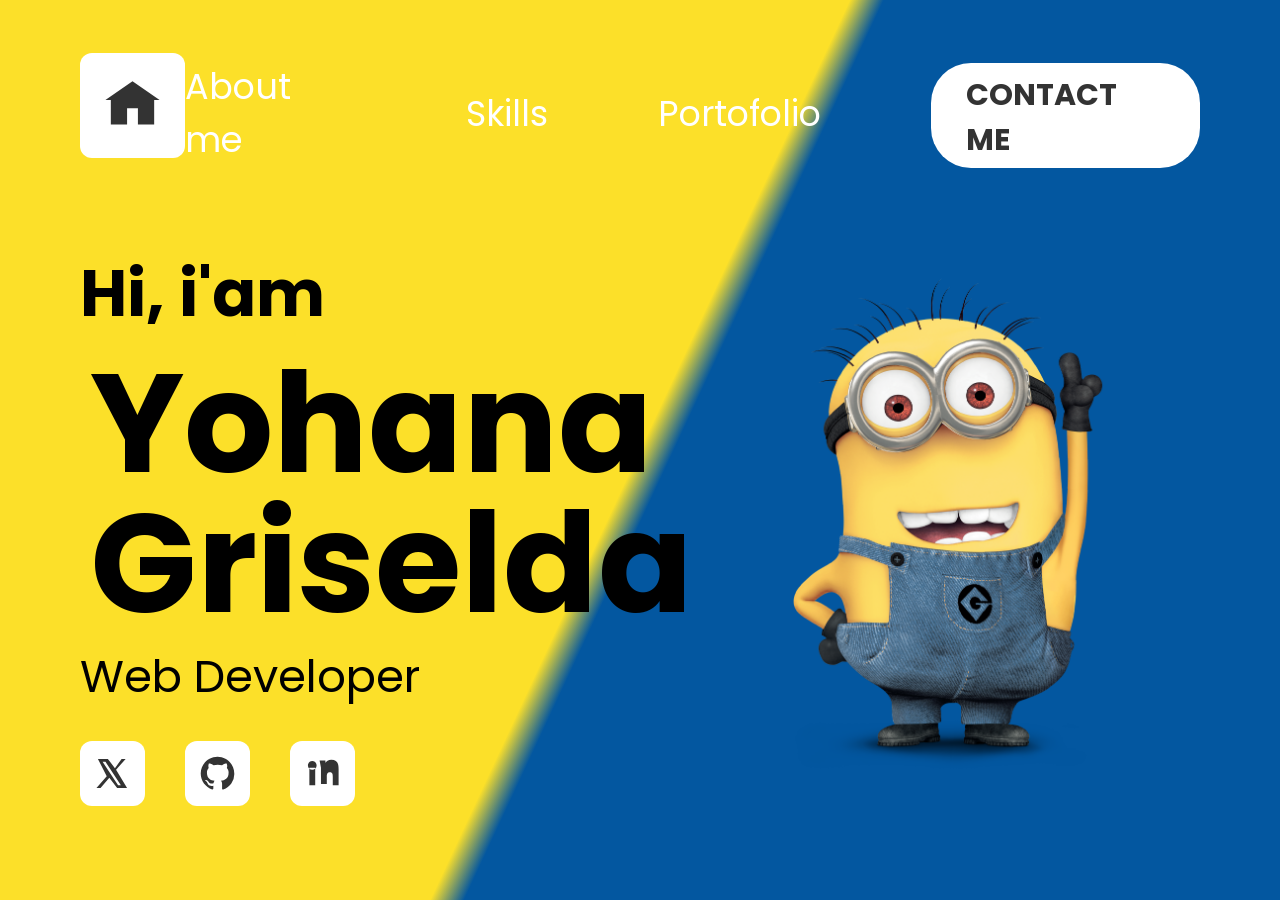
<file: Index.html>
<!DOCTYPE html>
<html lang="en">
    <head>
        <meta charset="UTF-8">
        <meta name="viewport" content="width=device-width, initial-scale=1.0">
        <title>Unguided2_2911</title>
        <link rel="stylesheet" href="stylesheet.css">
    </head>
    <body>
        <header class="halaman-utama">
            <div class="navigasi-atas">
                <a href="index.html" class="home-icon" aria-label="Home">
                    <svg viewBox="0 0 24 24" fill="currentColor">
                        <path d="M12 3 2 10h2v9h6v-6h4v6h6v-9h2L12 3Z"/>
                    </svg>
                </a>
                <div class="menu">
                    <a href="about.html">About me</a>
                    <a href="skills.html">Skills</a>
                    <a href="portofolio.html">Portofolio</a>
                    <a href="contact.html" class="contact-btn">CONTACT ME</a>
                </div>
            </div>

            <!-- kiri tengah di home-->
            <div class="social">
                <div class="profil">
                    <h2>Hi, i'am</h2>
                    <h1>Yohana Griselda</h1>
                    <p>Web Developer</p>

                    <div class="profil-xgitin">
                        <!--x-->
                        <a href="https://x.com/" target="_blank" class="social-box">
                            <svg viewBox="0 0 24 24" fill="currentColor"><path d="M18.244 2H21l-6.56 7.5L22 22h-6.828l-5.35-7.01L3.8 22H1l7.04-8.05L2 2h6.828l4.84 6.35L18.244 2Zm-2.396 18h1.89L7.2 4h-2l10.648 16Z"/></svg>
                        </a>

                        <!--github-->
                        <a href="https://github.com/" target="_blank" class="social-box">
                            <svg viewBox="0 0 24 24" fill="currentColor"><path d="M12 .5C5.65.5.5 5.65.5 12c0 5.08 3.29 9.39 7.86 10.91.57.1.78-.25.78-.55v-2c-3.2.7-3.88-1.54-3.88-1.54-.53-1.35-1.3-1.7-1.3-1.7-1.06-.72.08-.7.08-.7 1.18.08 1.8 1.21 1.8 1.21 1.05 1.8 2.75 1.28 3.42.98.1-.76.41-1.28.74-1.57-2.55-.29-5.23-1.27-5.23-5.65 0-1.25.45-2.28 1.2-3.08-.12-.3-.52-1.53.11-3.18 0 0 .98-.31 3.2 1.18a11.14 11.14 0 0 1 5.83 0c2.22-1.5 3.2-1.18 3.2-1.18.63 1.65.23 2.88.11 3.18.75.8 1.2 1.83 1.2 3.08 0 4.39-2.69 5.35-5.26 5.63.42.36.79 1.08.79 2.18v3.23c0 .3.2.66.79.55A10.99 10.99 0 0 0 23.5 12C23.5 5.65 18.35.5 12 .5Z"/></svg>
                        </a>

                        <!--linkedin-->
                        <a href="https://www.linkedin.com/" target="_blank" class="social-box">
                            <svg viewBox="0 0 24 24" fill="currentColor"><path d="M4.98 3.5C3.34 3.5 2 4.84 2 6.48c0 1.63 1.34 2.97 2.98 2.97s2.98-1.34 2.98-2.97C7.96 4.84 6.62 3.5 4.98 3.5ZM3 8h4v12H3V8Zm7-5h4v1.71h.06c.56-1.06 1.92-2.18 3.96-2.18 4.24 0 5.02 2.79 5.02 6.42V20h-4v-5.71c0-1.36-.03-3.11-1.9-3.11-1.9 0-2.19 1.48-2.19 3v5h-4V8Z"/></svg>
                        </a>
                    </div>
                </div>

            <!--kanan tengah gambar-->
                <div class="gambar-minion">
                    <img src="minion.png" alt="Img Minion" />
                </div>
            </div>
        </header>
    </body>
</html>
</file>
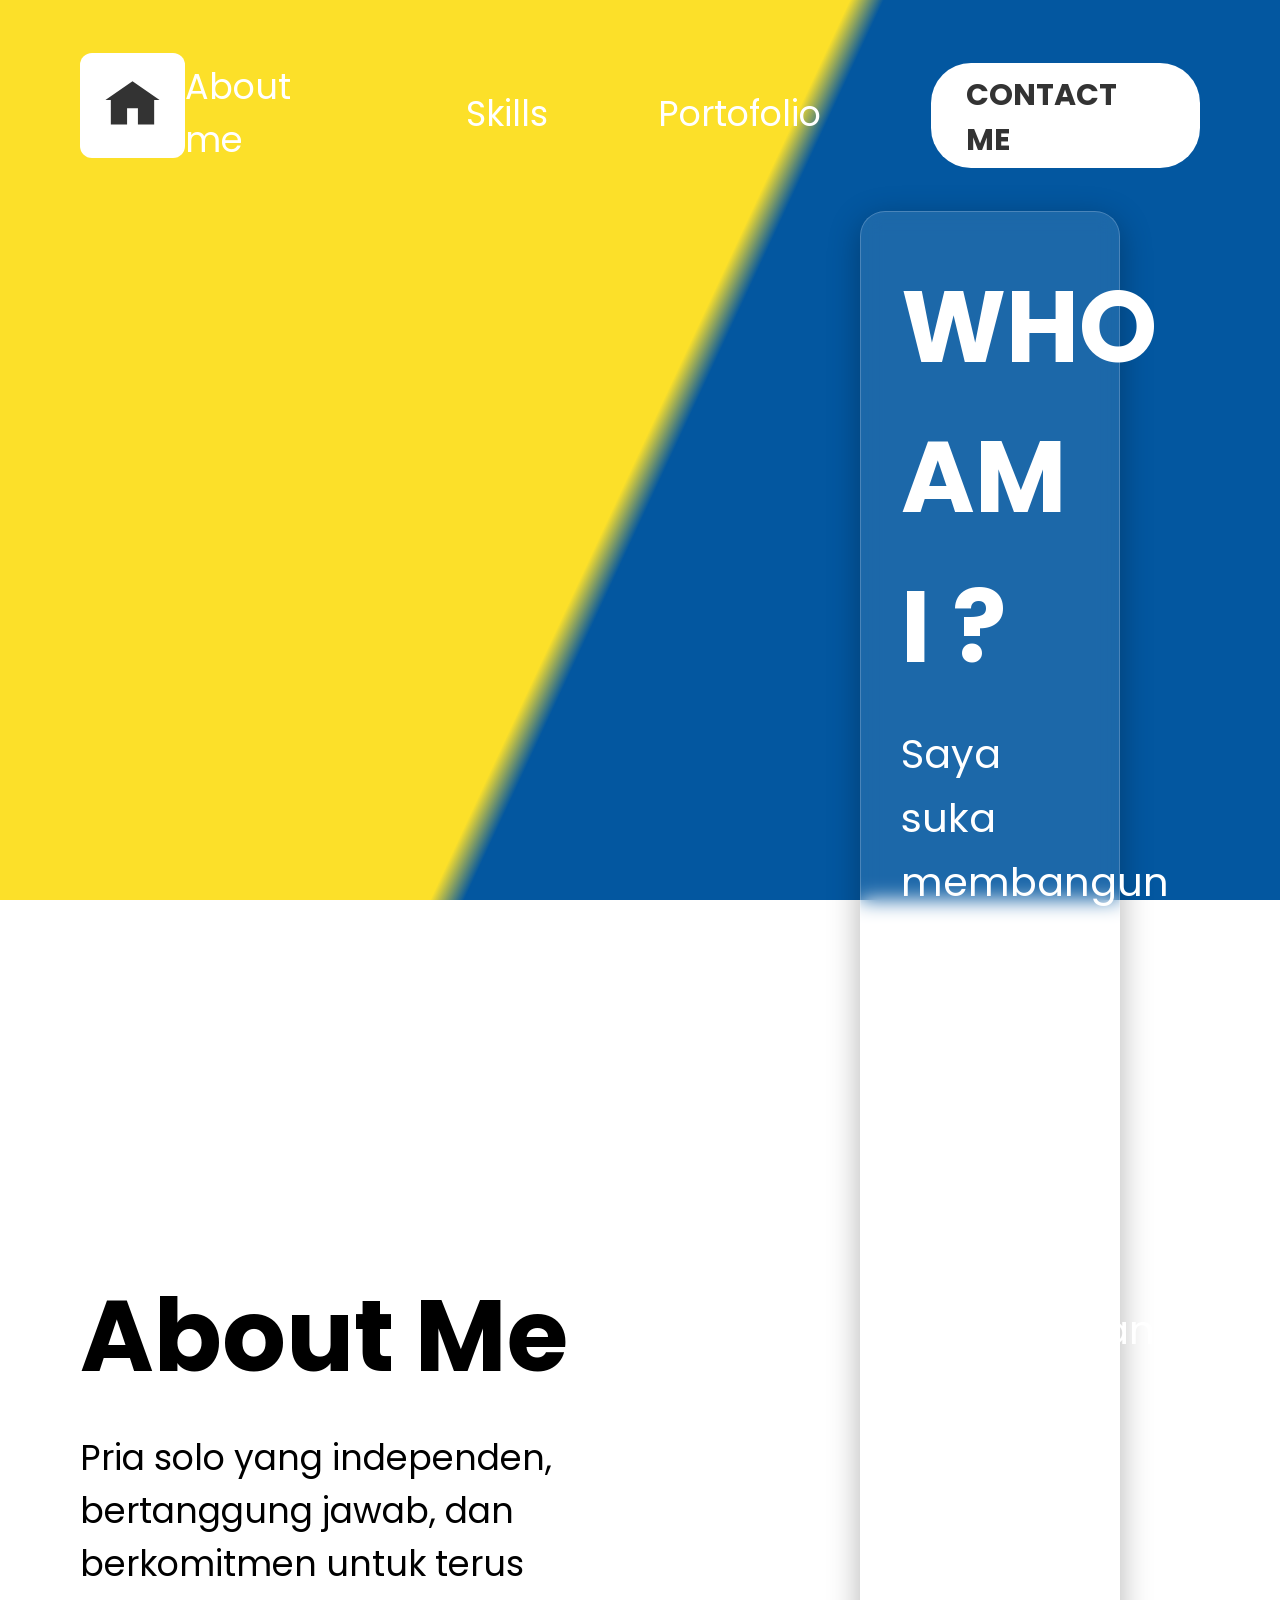
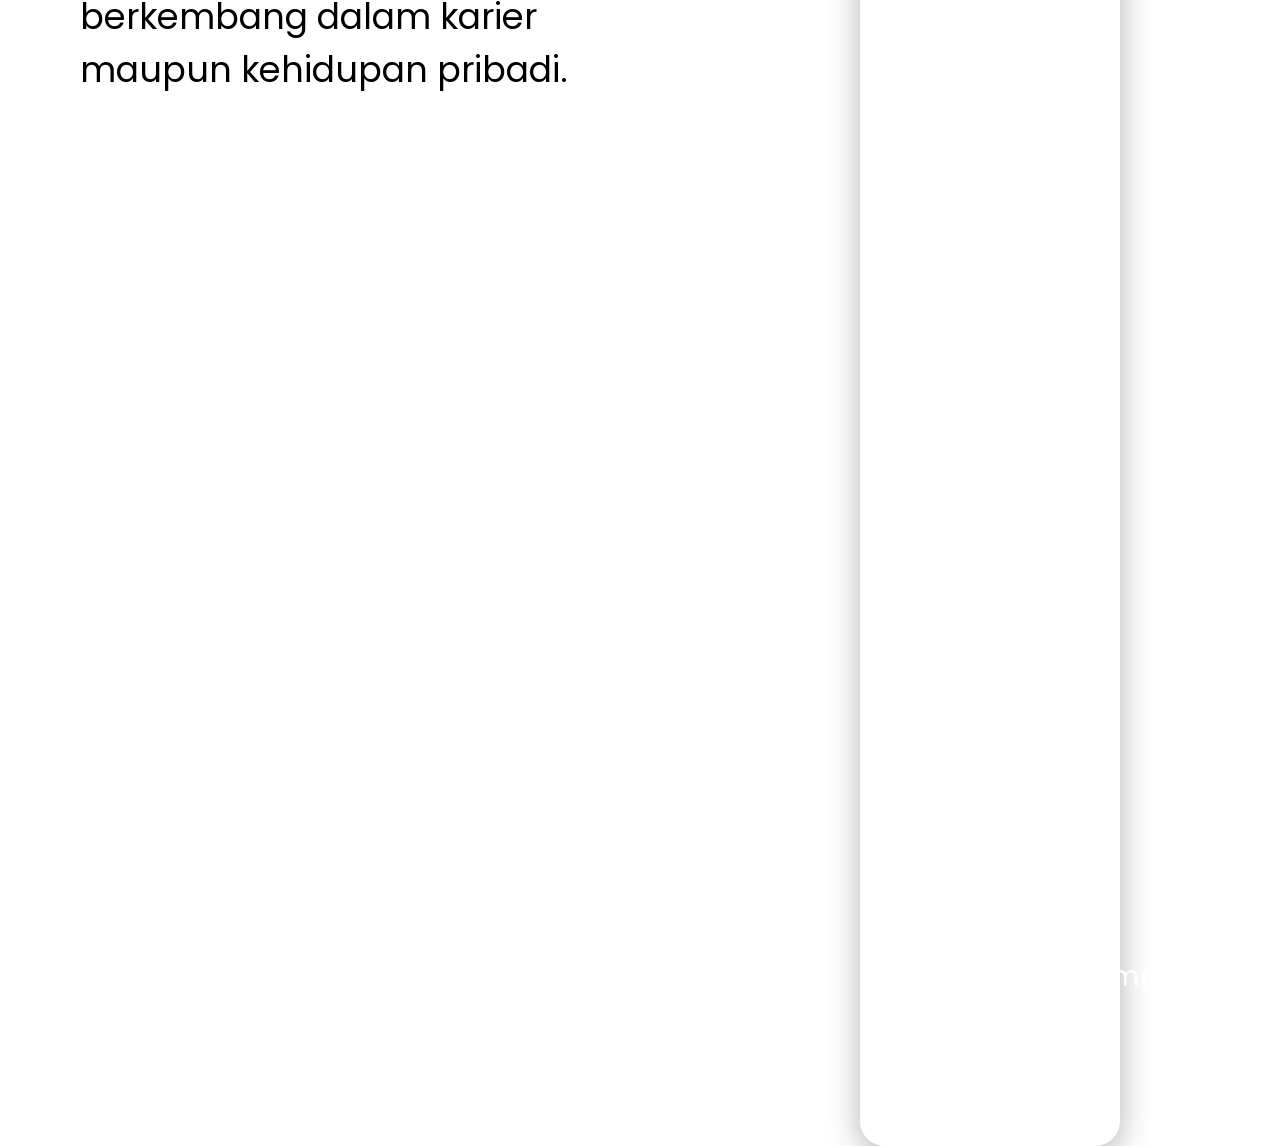
<file: about.html>
<!DOCTYPE html>
<html lang="en">
    <head>
        <meta charset="UTF-8">
        <meta name="viewport" content="width=device-width, initial-scale=1.0">
        <title>Unguided2_2911</title>
        <link rel="stylesheet" href="stylesheet.css">
    </head>
    <body>
        <header class="halaman-utama">
            <div class="navigasi-atas">
                <a href="index.html" class="home-icon" aria-label="Home">
                    <svg viewBox="0 0 24 24" fill="currentColor">
                        <path d="M12 3 2 10h2v9h6v-6h4v6h6v-9h2L12 3Z"/>
                    </svg>
                </a>
                <div class="menu">
                    <a href="about.html">About me</a>
                    <a href="skills.html">Skills</a>
                    <a href="portofolio.html">Portofolio</a>
                    <a href="contact.html" class="contact-btn">CONTACT ME</a>
                </div>
            </div>

            <!-- kiri about me-->
            <div class="about">
                <div class="home-kiri">
                    <div class="profil-about">
                        <h1>About Me</h1>
                        <p>Pria solo yang independen, bertanggung jawab, 
                            dan berkomitmen untuk terus berkembang dalam karier 
                            maupun kehidupan pribadi.</p>
                    </div>
                </div>

                <div class="kanan-about">
                    <div class="card-glass">
                        <h1>WHO AM I ?</h1>
                        <p>Saya suka membangun UI yang clean, membuat komponen reusable, dan memastikan website nyaman digunakan di mobile maupun desktop. Saya juga terbiasa slicing design dari Figma menjadi HTML/CSS.</p>
                    
                        <div class="info-details">
                        <p><b>Alamat:</b> Indonesia</p>
                        <p><b>Email:</b> someone@example.com</p>
                        <p><b>Freelance:</b> Available</p>
                        </div>
                    </div>
                </div>
            </div>
        </header>
    </body>
</html>
</file>
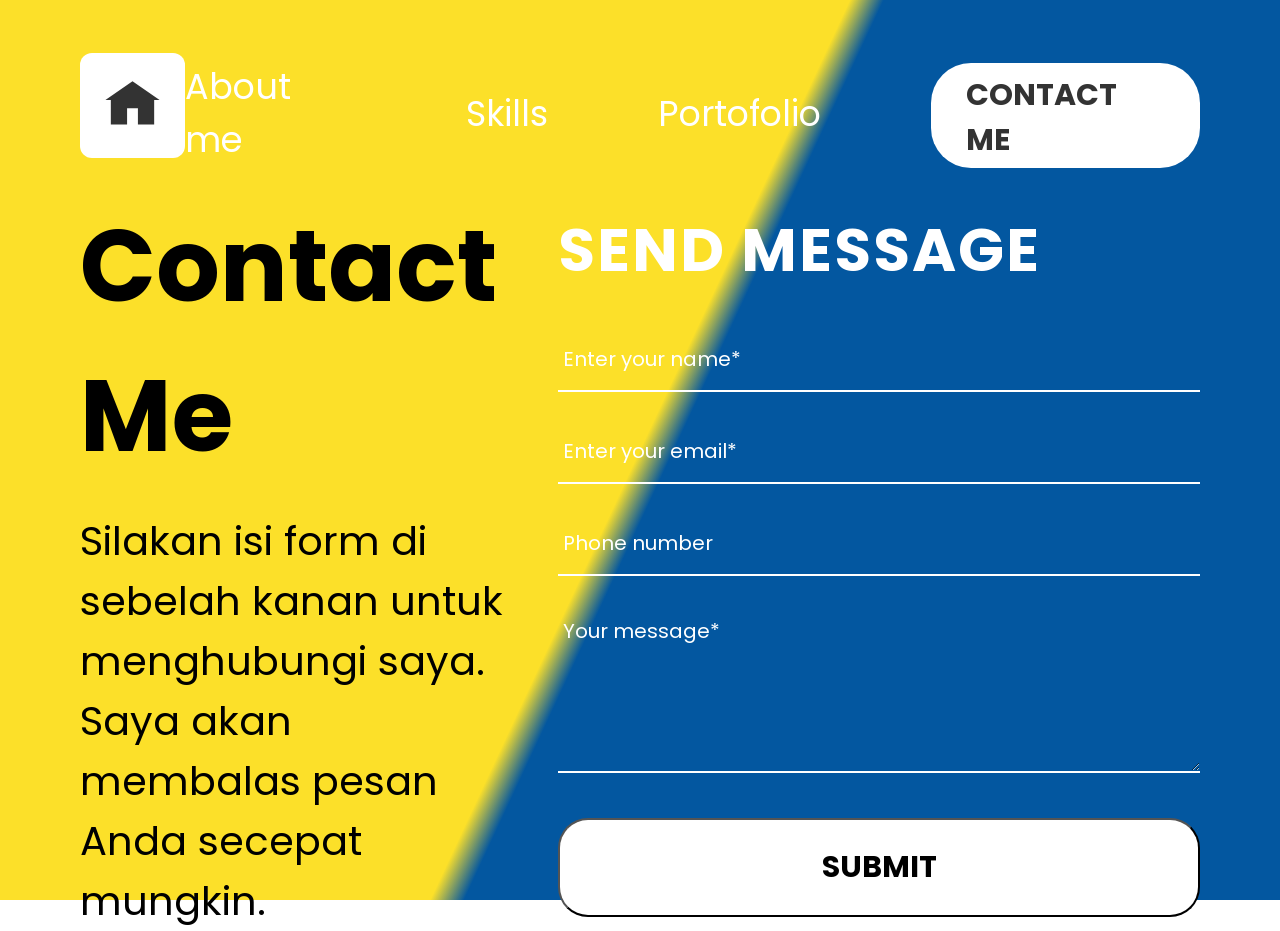
<file: contact.html>
<!DOCTYPE html>
<html lang="en">
    <head>
        <meta charset="UTF-8">
        <meta name="viewport" content="width=device-width, initial-scale=1.0">
        <title>Unguided2_2911</title>
        <link rel="stylesheet" href="stylesheet.css">
    </head>
    <body>
        <header class="halaman-utama">
            <div class="navigasi-atas">
                <a href="index.html" class="home-icon" aria-label="Home">
                    <svg viewBox="0 0 24 24" fill="currentColor">
                        <path d="M12 3 2 10h2v9h6v-6h4v6h6v-9h2L12 3Z"/>
                    </svg>
                </a>
                <div class="menu">
                    <a href="about.html">About me</a>
                    <a href="skills.html">Skills</a>
                    <a href="portofolio.html">Portofolio</a>
                    <a href="contact.html" class="contact-btn">CONTACT ME</a>
                </div>
            </div>

            <!--kiri contact-->
            <div class="halaman-contact">
                <div class="contact">
                    <h1>Contact Me</h1>
                    <p>Silakan isi form di sebelah kanan untuk menghubungi saya. Saya akan membalas pesan Anda secepat mungkin.</p>
                </div>

            <!--kanan contact-->
                <div class="kanan-contact">
                    <h2>SEND MESSAGE</h2>
                    <form class="form">

                        <input type="text" placeholder="Enter your name*" required>
                        <input type="email" placeholder="Enter your email*" required>
                        <input type="text" placeholder="Phone number">
                        <textarea rows="4" placeholder="Your message*" required></textarea>

                        <button type="submit" class="summit-btn">SUBMIT </button>
                    </form>
                </div>
            </div>
        </header>
    </body>
</html>
</file>
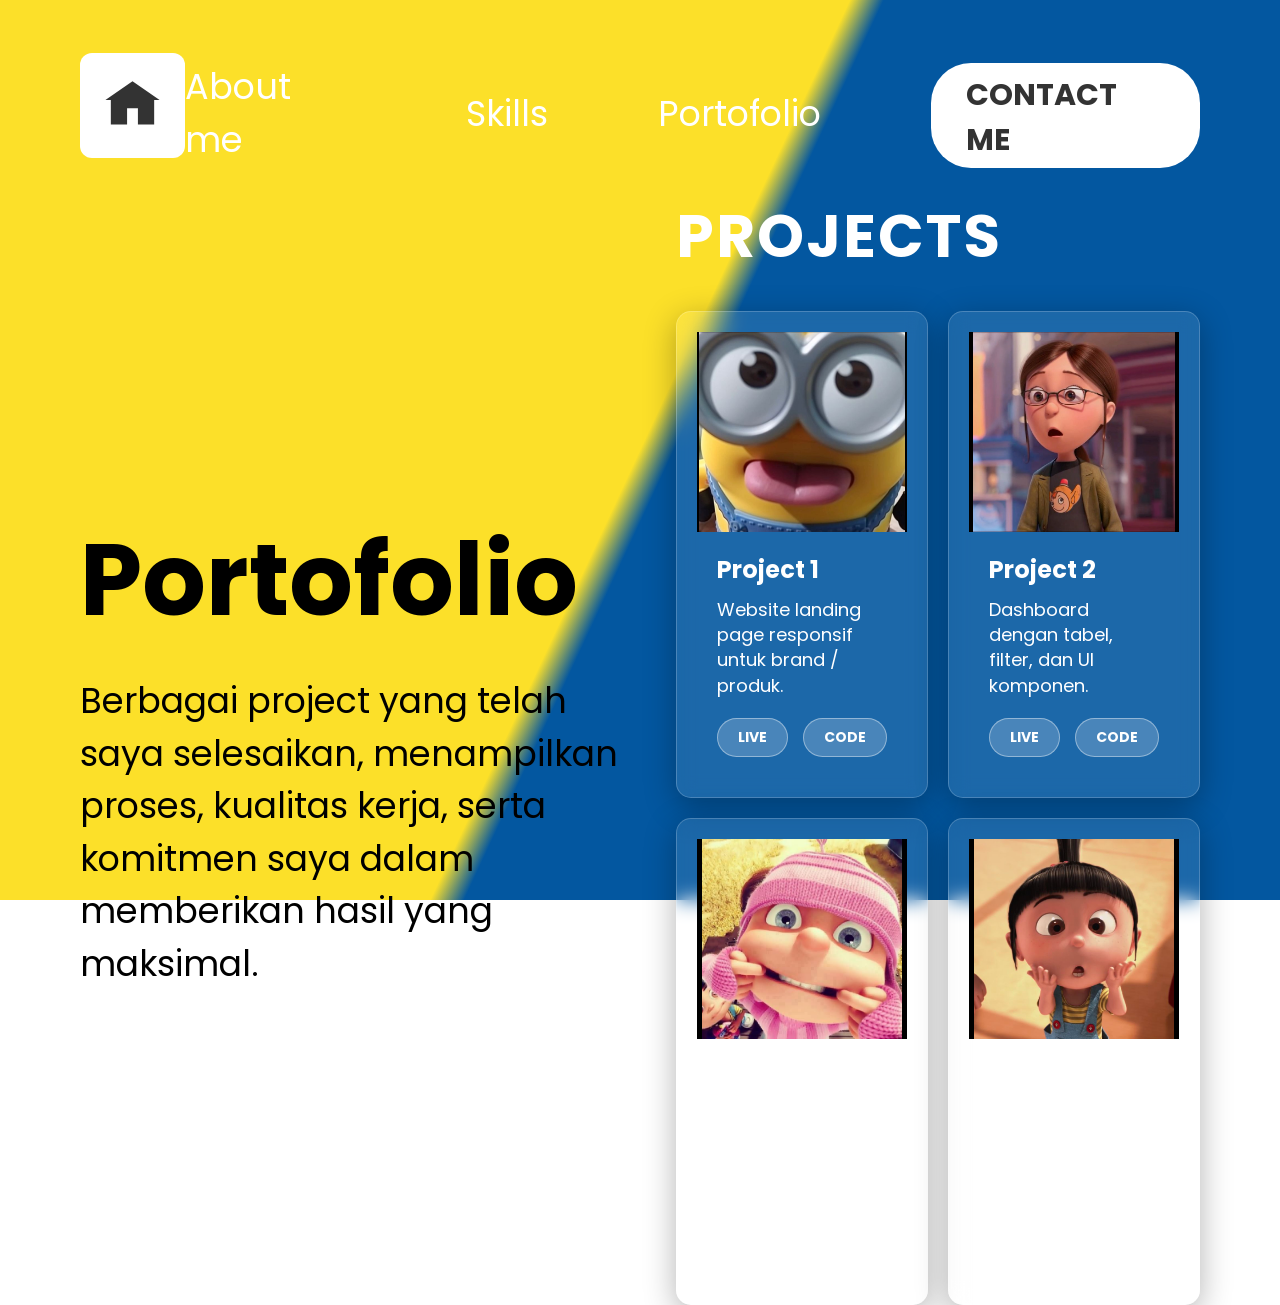
<file: portofolio.html>
<!DOCTYPE html>
<html lang="en">
    <head>
        <meta charset="UTF-8">
        <meta name="viewport" content="width=device-width, initial-scale=1.0">
        <title>Unguided2_2911</title>
        <link rel="stylesheet" href="stylesheet.css">
    </head>
    <body>
        <header class="halaman-utama">
            <div class="navigasi-atas">
                <a href="index.html" class="home-icon" aria-label="Home">
                    <svg viewBox="0 0 24 24" fill="currentColor">
                        <path d="M12 3 2 10h2v9h6v-6h4v6h6v-9h2L12 3Z"/>
                    </svg>
                </a>
                <div class="menu">
                    <a href="about.html">About me</a>
                    <a href="skills.html">Skills</a>
                    <a href="portofolio.html">Portofolio</a>
                    <a href="contact.html" class="contact-btn">CONTACT ME</a>
                </div>
            </div>

            <!--kiri portofolio-->
            <div class="halaman-portofolio">
                <div class="portofolio">
                    <h1>Portofolio</h1>
                    <p>Berbagai project yang telah saya selesaikan, menampilkan proses, 
                        kualitas kerja, serta komitmen saya dalam memberikan hasil yang 
                        maksimal.</p>
                </div>

            <!--kanan portofolio-->
                <div class="kanan-portofolio">
                    <h2>PROJECTS</h2>
                    <div class="kotak-portofolio">

                <!--project 1-->
                        <div class="project">
                            <div class="project-gambar">
                                <img src="project-1.jpg" alt="Project 1">
                            </div>
                            <div class="project-info">
                                <h3>Project 1</h3>
                                <p>Website landing page responsif untuk brand / produk.</p>
                                <div class="project-link">
                                    <a href="https://youtu.be/MVky3sSzgUY?si=GCYZsSzJ6ja2gk3G" target="_blank">LIVE</a>
                                    <a href="https://youtu.be/MVky3sSzgUY?si=GCYZsSzJ6ja2gk3G" target="_blank">CODE</a>
                                </div>
                            </div>
                        </div>
                    
                <!--project 2-->
                        <div class="project">
                            <div class="project-gambar">
                                <img src="project-2.jpg" alt="Project 2">
                            </div>
                            <div class="project-info">
                                <h3>Project 2</h3>
                                <p>Dashboard dengan tabel, filter, dan UI komponen.</p>
                                <div class="project-link">
                                    <a href="https://youtu.be/MVky3sSzgUY?si=GCYZsSzJ6ja2gk3G" target="_blank">LIVE</a>
                                    <a href="https://youtu.be/MVky3sSzgUY?si=GCYZsSzJ6ja2gk3G" target="_blank">CODE</a>
                                </div>
                            </div>
                        </div>  

                <!--project 3-->
                        <div class="project">
                            <div class="project-gambar">
                                <img src="project-3.jpg" alt="Project 3">
                            </div>
                            <div class="project-info">
                                <h3>Project 3</h3>
                                <p>DWebsite portofolio dengan section about & skills.</p>
                                <div class="project-link">
                                    <a href="https://youtu.be/MVky3sSzgUY?si=GCYZsSzJ6ja2gk3G" target="_blank">LIVE</a>
                                    <a href="https://youtu.be/MVky3sSzgUY?si=GCYZsSzJ6ja2gk3G" target="_blank">CODE</a>
                                </div>
                            </div>
                        </div>

                <!--project 4-->
                        <div class="project">
                            <div class="project-gambar">
                                <img src="project-4.jpg" alt="Project 4">
                            </div>
                            <div class="project-info">
                                <h3>Project 4</h3>
                                <p>Aplikasi kecil (to-do / notes) berbasis JavaScript.</p>
                                <div class="project-link">
                                    <a href="https://youtu.be/MVky3sSzgUY?si=GCYZsSzJ6ja2gk3G" target="_blank">LIVE</a>
                                    <a href="https://youtu.be/MVky3sSzgUY?si=GCYZsSzJ6ja2gk3G" target="_blank">CODE</a>
                                </div>
                            </div>
                        </div> </div> </div>
        </header>
    </body>
</html>
</file>
<file: stylesheet.css>
@import url("https://fonts.googleapis.com/css2?family=Poppins:wght@300;400;800&display=swap");
@import url("https://fonts.googleapis.com/css2?family=Inter:wght@600;700&display=swap");

* {
    margin: 0;
    padding: 0;
    box-sizing: border-box;
    text-decoration: none;
    font-family: "Poppins", sans-serif;
}

::selection { /*uabh warna teks kalo di blok*/
    background: #fce029;
    color: #ffffff;
}

body {
    height: 100vh;
    width: 100%;
}

.halaman-utama {
    background: linear-gradient(115deg, #FCE029 50%, #0357A0 52%);
    display: flex;
    flex-direction: column;
    height: 100%;
    padding: 40px 80px;
}

/*NAVIGASI*/
.navigasi-atas {
    display: flex;
    align-items: center;
    justify-content: space-between;
    width: 100%;
    margin-bottom: 20px;
}

.home-icon {
    background:white;
    padding: 20px;
    border-radius: 12px;
    display: flex;
}
.home-icon svg {
    width: 65px;
    height: 65px;
    color: #333;
}

.menu {
    display: flex;
    gap: 110px;
    align-items:center;
    padding-top: 20px;
}
.menu a { /*contact me*/
    font-size: 35px;
    color: white;
    position: relative; /*ini kebawah*/
    padding-bottom: 5px;
    transition: 0.3s;
}
.menu a.active {
    border-bottom: 4px solid white;
    padding-bottom: 5px;
}
.menu a:not(.active):hover {
    border-bottom: 4px solid rgba(255, 255, 255, 0.5);
    padding-bottom: 5px;
}
.menu a::after {
    position:fixed;
    width: 0;
    height: 3px; /*tebal garis*/
    bottom: 0;
    left: 0;
    background-color: white;
}

.contact-btn {
    background: #ffffff;
    color: #333 !important;
    padding: 10px 35px;
    border-radius: 40px;
    font-size: 30px !important;
    font-weight: bold;
}


/*PROFIL*/
.social {
    display: flex;
    flex: 1.5;
    align-items: center;
}
.profil h2 {
    font-size: 65px;
    color: black;
}
.profil h1 {
    font-size: 140px;
    color: black;
    margin: 10px;
    line-height: 1;
}
.profil p {
    font-size: 45px;
    color: black;
    margin-bottom: 30px;
}

/*MEDSOS*/
.profil-xgitin {
    display: flex;
    gap: 40px;
}

.social-box {
    background: white;
    width: 65px;
    height: 65px;
    display: flex;
    align-items: center;
    justify-content: center;
    border-radius: 12px;
}
.social-box svg {
    width: 35px;
    height: 35px;
    color: #333;
}

.gambar-minion {
    flex: 1;
    display: flex;
    align-items: center;
    justify-content: flex-end;
    height: 100%;
    padding-right: 80px;
}
.gambar-minion img {
    width: auto;
    height: 55vh;
    object-fit: contain;
}

/* --- HALAMAN ABOUT --- */
.about {
    display: flex;
    align-items: center;
    justify-content: space-between;
    flex: 1;
    width: 100%;
    margin-top: 20px;
}
.about-container {
    display: flex;
    justify-content: space-between;
    align-items: center;
    height: 100%;
}
.kanan-about {
    flex: 1.2;
    display: flex;
    justify-content: flex-end;
    padding-right: 80px;
}
.card-glass {
    background: rgba(255, 255, 255, 0.1);
    backdrop-filter: blur(10px);
    -webkit-backdrop-filter: blur(10px);
    border: 1px solid rgba(255, 255, 255, 0.2);
    box-shadow: 0 8px 32px rgba(0, 0, 0, 0.3);
    padding: 40px;
    border-radius: 25px;
    width: 60%;
    color: white;
}
.card-glass h1 {
    font-size: 100px;
    margin-bottom: 20px;
}
.card-glass p {
    font-size: 40px;
    line-height: 1.6;
    margin-bottom: 20px;
}

.profil-about h1 {
    font-size: 100px;
    color: black;
    margin-bottom: 20px;
}
.profil-about p {
    font-size: 35px;
    color: black;
    max-width: 900px;
}

.info-details {
    display: flex;
    flex-direction: column;
    gap: 15px;
}
.info-details p {
    font-size: 28px;
    margin-bottom: 0;
}

/* --- HALAMAN SKILLS --- */
.halaman-skills {
    display: flex;
    flex: 1;
    align-items: center;
    justify-content: space-between;
    gap: 50 px;
}

.skills {
    flex:1;
}
.skills h1{
    font-size: 100px;
    color: black;
} 
.skills p {
    font-size: 35px;
    color: black;
    line-height: 1.5;
    max-width: 900px;
}

.kanan-use {
    flex: 1;
    display: flex;
    flex-direction: column;
    gap: 40px;
}
.kanan-use h2 {
    color: white;
    font-size: 40px;
    letter-spacing: 2px;
}

.kanan-skills {
    display: grid;
    grid-template-columns: repeat(4, 345px); /*--lebar kotaknya--*/
    gap: 20px;
}
.kotak-skill {
    background: rgba(255, 192, 203, 0.214);
    backdrop-filter: blur(10px);
    -webkit-backdrop-filter: blur(10px);
    border: 1px solid rgba(255, 255, 255, 0.2);
    box-shadow: 0 8px 32px rgba(0, 0, 0, 0.3);
    padding: 15px;
    border-radius: 15px;
    display: flex;
    align-items: center;
    justify-content: center;
    width: 100%;
    aspect-ratio: 1 / 1;
    flex-direction: column; /*--nama apl dibawah gambar--*/
}
.kotak-skill img {
    width: 50%;
    height: auto;
}
.kotak-skill span {
    color: white;
    font-size: 24px;
    margin-top: 30px;
}
.skill-nama {
    color: white;
    font-size: 26px;
    font-weight: 700;
    margin-top: 15px;
    text-align: center;
}

/*HALAMAN PORTOFOLIO*/
.halaman-portofolio {
    display: flex;
    flex: 1;
    align-items: center;
    justify-content: space-between;
    gap: 50px;
    width: 100%;
}

.portofolio h1 {
    font-size: 100px;
    color: black;
    margin-bottom: 20px;
}
.portofolio p {
    font-size: 35px;
    color: black;
    line-height: 1.5;
    max-width: 1450px;
}

.kanan-portofolio {
    flex: 1.5;
    display: flex;
    flex-direction: column;
}
.kanan-portofolio h2 {
    font-size: 60px;
    color: #ffffff;
    letter-spacing: 2px;
    margin-bottom: 30px;
}

.kotak-portofolio {
    display: grid;
    grid-template-columns: repeat(2, 1fr);
    gap: 20px;
}

.project {
    background: rgba(255, 255, 255, 0.1);
    backdrop-filter: blur(10px);
    -webkit-backdrop-filter: blur(10px);
    border: 1px solid rgba(255, 255, 255, 0.2);
    box-shadow: 0 8px 32px rgba(0, 0, 0, 0.3);
    padding: 20px;
    border-radius: 15px;
    display: flex;
    flex-direction: column;
}
.project-gambar {
    width: 100%;
    height: 200px;
    object-fit: cover;
}
.project-gambar img {
    width: 100%;
    height: 100%;
    object-fit: contain;
    background-color: black;
}
.project-info {
    padding: 20px;
    color: white;
}
.project-info h3 {
    font-size: 24px;
    margin-bottom: 10px;
}
.project-info p {
    font-size: 18px;
    line-height: 1.4;
}
.project-link {
    display: flex;
    gap: 15px;
    margin-top: 20px;
}
.project-link a {
    background: rgba(255, 255, 255, 0.2);
    color: white;
    padding: 8px 20px;
    border-radius: 20px;
    font-size: 14px;
    font-weight: 700;
    transition: 0.3s;
    border: 1px solid rgba(255, 255, 255, 0.4);
}

/*HALAMAN CONTACT*/
.halaman-contact {
    display: flex;
    flex: 1;
    align-items: center;
    justify-content: space-between;
    gap: 50px;
    width: 100%;
}
.contact {
    flex: 1; /* Sisi kiri mengambil 1 bagian */
}
.contact h1 {
    font-size: 100px;
    color: black;
    margin-bottom: 20px;
}
.contact p {
    font-size: 40px;
    color: black;
    line-height: 1.5;
    max-width: 1300px;
}

.kanan-contact {
    flex: 1.5;
    display: flex;
    flex-direction: column;
    max-width: 1450px;
}
.kanan-contact h2 {
    font-size: 60px;
    color: #ffffff;
    letter-spacing: 2px;
    margin-bottom: 30px;
}

.form {
    display: flex;
    flex-direction: column;
    gap: 25px;
}
.form input, .form textarea {
    background: transparent;
    font-size: 24px;
    padding: 15px 5px;
    border: none;
    outline: none;
    border-bottom: 2px solid #ffffff;
}
.form input::placeholder, .form textarea::placeholder {
    color: #ffffff;
    font-size: 20px;
}

.summit-btn {
    width: 100%;
    padding: 25px;
    font-size: 30px;
    font-weight: 700;
    background-color: white;
    border-radius: 30px;
    margin-top: 20px;
}
</file>
